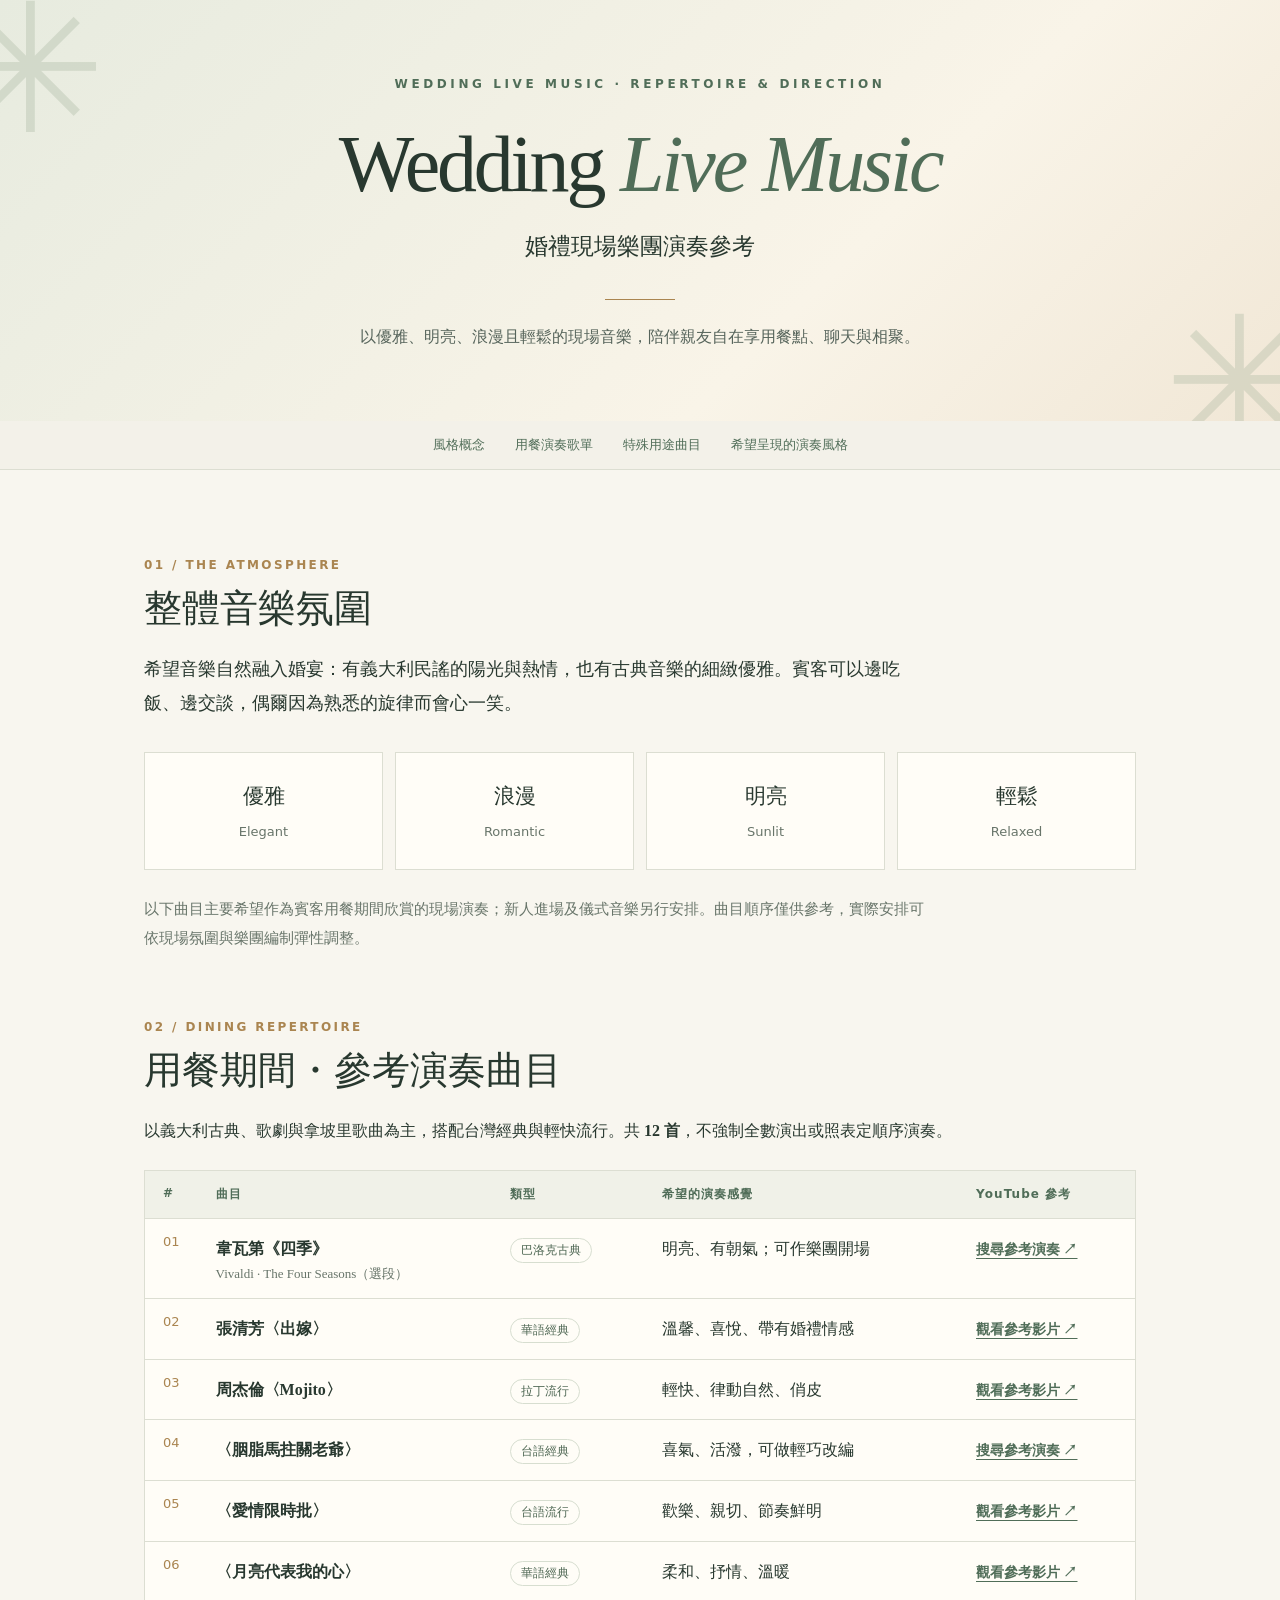
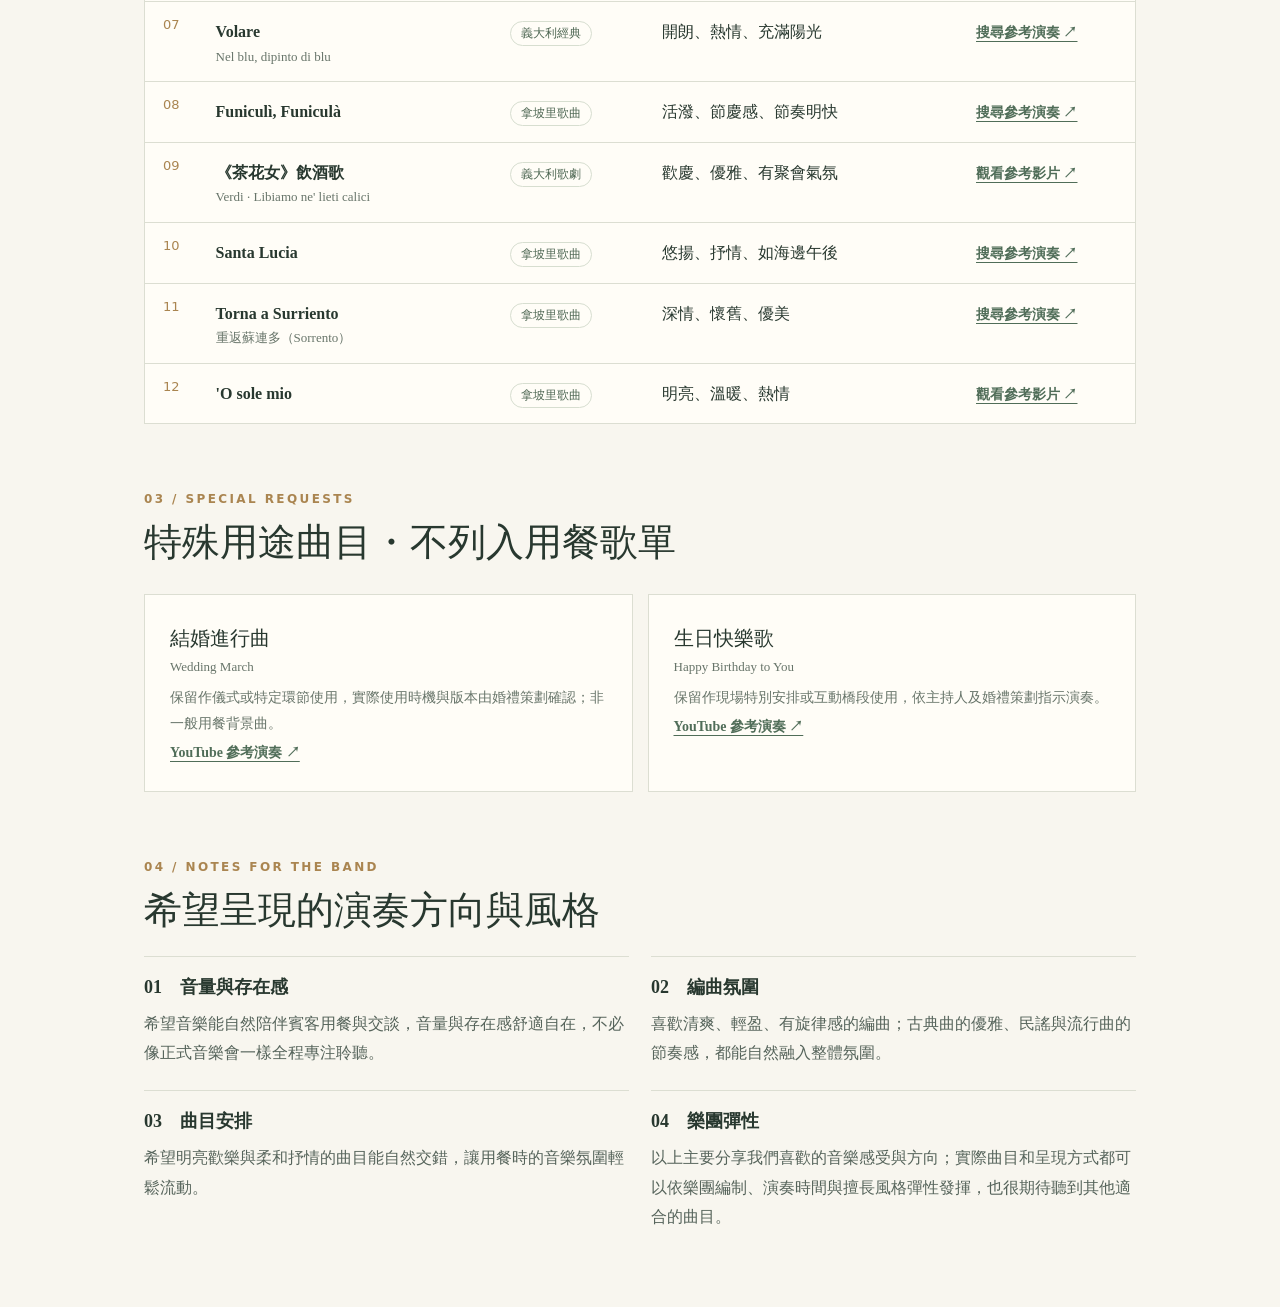
<file: index.html>
<!DOCTYPE html>

<html lang="zh-Hant">
<head>
<meta charset="utf-8"/><meta content="width=device-width,initial-scale=1" name="viewport"/>
<meta content="婚禮用餐期間現場樂團演奏風格與參考曲目。" name="description"/>
<title>婚禮現場演奏參考｜Wedding Live Music</title>
<link rel="stylesheet" href="styles.css"/>
</head>
<body>
<header class="hero"><div class="eyebrow">Wedding live music · repertoire &amp; direction</div><h1>Wedding <em>Live Music</em></h1><p class="subtitle">婚禮現場樂團演奏參考</p><span class="rule"></span><p class="lead">以優雅、明亮、浪漫且輕鬆的現場音樂，陪伴親友自在享用餐點、聊天與相聚。</p></header>
<nav aria-label="頁面導覽"><a href="#vision">風格概念</a><a href="#repertoire">用餐演奏歌單</a><a href="#special">特殊用途曲目</a><a href="#brief">希望呈現的演奏風格</a></nav>
<main>
<section id="vision"><div class="section-no">01 / THE ATMOSPHERE</div><h2>整體音樂氛圍</h2><p class="intro">希望音樂自然融入婚宴：有義大利民謠的陽光與熱情，也有古典音樂的細緻優雅。賓客可以邊吃飯、邊交談，偶爾因為熟悉的旋律而會心一笑。</p><div class="mood"><article><strong>優雅</strong><span>Elegant</span></article><article><strong>浪漫</strong><span>Romantic</span></article><article><strong>明亮</strong><span>Sunlit</span></article><article><strong>輕鬆</strong><span>Relaxed</span></article></div><p class="performance-context">以下曲目主要希望作為賓客用餐期間欣賞的現場演奏；新人進場及儀式音樂另行安排。曲目順序僅供參考，實際安排可依現場氛圍與樂團編制彈性調整。</p></section>
<section id="repertoire"><div class="section-no">02 / DINING REPERTOIRE</div><h2>用餐期間・參考演奏曲目</h2><p>以義大利古典、歌劇與拿坡里歌曲為主，搭配台灣經典與輕快流行。共 <strong>12 首</strong>，不強制全數演出或照表定順序演奏。</p><div class="table-wrap"><table><thead><tr><th>#</th><th>曲目</th><th>類型</th><th>希望的演奏感覺</th><th>YouTube 參考</th></tr></thead><tbody>
<tr><td>01</td><td><span class="song">韋瓦第《四季》</span><span class="latin">Vivaldi · The Four Seasons（選段）</span></td><td><span class="tag">巴洛克古典</span></td><td>明亮、有朝氣；可作樂團開場</td><td><a class="video-link" href="https://www.youtube.com/results?search_query=Vivaldi%20The%20Four%20Seasons%20Spring%20violin%20performance" rel="noopener noreferrer" target="_blank">搜尋參考演奏 ↗</a></td></tr>
<tr><td>02</td><td><span class="song">張清芳〈出嫁〉</span></td><td><span class="tag">華語經典</span></td><td>溫馨、喜悅、帶有婚禮情感</td><td><a class="video-link" href="https://www.youtube.com/watch?v=y2hz93m0xN0" rel="noopener noreferrer" target="_blank">觀看參考影片 ↗</a></td></tr>
<tr><td>03</td><td><span class="song">周杰倫〈Mojito〉</span></td><td><span class="tag">拉丁流行</span></td><td>輕快、律動自然、俏皮</td><td><a class="video-link" href="https://www.youtube.com/watch?v=-biOGdYiF-I" rel="noopener noreferrer" target="_blank">觀看參考影片 ↗</a></td></tr>
<tr><td>04</td><td><span class="song">〈胭脂馬拄關老爺〉</span></td><td><span class="tag">台語經典</span></td><td>喜氣、活潑，可做輕巧改編</td><td><a class="video-link" href="https://www.youtube.com/results?search_query=%E8%83%AD%E8%84%82%E9%A6%AC%E6%8B%84%E9%97%9C%E8%80%81%E7%88%BA%20%E6%AD%8C%E6%9B%B2" rel="noopener noreferrer" target="_blank">搜尋參考演奏 ↗</a></td></tr>
<tr><td>05</td><td><span class="song">〈愛情限時批〉</span></td><td><span class="tag">台語流行</span></td><td>歡樂、親切、節奏鮮明</td><td><a class="video-link" href="https://www.youtube.com/watch?v=KHQCv54Az0c" rel="noopener noreferrer" target="_blank">觀看參考影片 ↗</a></td></tr>
<tr><td>06</td><td><span class="song">〈月亮代表我的心〉</span></td><td><span class="tag">華語經典</span></td><td>柔和、抒情、溫暖</td><td><a class="video-link" href="https://www.youtube.com/watch?v=yey9j9I6rlI" rel="noopener noreferrer" target="_blank">觀看參考影片 ↗</a></td></tr>
<tr><td>07</td><td><span class="song">Volare</span><span class="latin">Nel blu, dipinto di blu</span></td><td><span class="tag">義大利經典</span></td><td>開朗、熱情、充滿陽光</td><td><a class="video-link" href="https://www.youtube.com/results?search_query=Domenico%20Modugno%20Volare%20Nel%20blu%20dipinto%20di%20blu" rel="noopener noreferrer" target="_blank">搜尋參考演奏 ↗</a></td></tr>
<tr><td>08</td><td><span class="song">Funiculì, Funiculà</span></td><td><span class="tag">拿坡里歌曲</span></td><td>活潑、節慶感、節奏明快</td><td><a class="video-link" href="https://www.youtube.com/results?search_query=Luciano%20Pavarotti%20Funiculi%20Funicula" rel="noopener noreferrer" target="_blank">搜尋參考演奏 ↗</a></td></tr>
<tr><td>09</td><td><span class="song">《茶花女》飲酒歌</span><span class="latin">Verdi · Libiamo ne' lieti calici</span></td><td><span class="tag">義大利歌劇</span></td><td>歡慶、優雅、有聚會氣氛</td><td><a class="video-link" href="https://www.youtube.com/watch?v=afhAqMeeQJk" rel="noopener noreferrer" target="_blank">觀看參考影片 ↗</a></td></tr>
<tr><td>10</td><td><span class="song">Santa Lucia</span></td><td><span class="tag">拿坡里歌曲</span></td><td>悠揚、抒情、如海邊午後</td><td><a class="video-link" href="https://www.youtube.com/results?search_query=Luciano%20Pavarotti%20Santa%20Lucia" rel="noopener noreferrer" target="_blank">搜尋參考演奏 ↗</a></td></tr>
<tr><td>11</td><td><span class="song">Torna a Surriento</span><span class="latin">重返蘇連多（Sorrento）</span></td><td><span class="tag">拿坡里歌曲</span></td><td>深情、懷舊、優美</td><td><a class="video-link" href="https://www.youtube.com/results?search_query=Luciano%20Pavarotti%20Torna%20a%20Surriento" rel="noopener noreferrer" target="_blank">搜尋參考演奏 ↗</a></td></tr>
<tr><td>12</td><td><span class="song">'O sole mio</span></td><td><span class="tag">拿坡里歌曲</span></td><td>明亮、溫暖、熱情</td><td><a class="video-link" href="https://www.youtube.com/watch?v=5a0juQ0aeGI" rel="noopener noreferrer" target="_blank">觀看參考影片 ↗</a></td></tr>
</tbody></table></div></section>
<section id="special"><div class="section-no">03 / SPECIAL REQUESTS</div><h2>特殊用途曲目・不列入用餐歌單</h2><div class="special"><article><h3>結婚進行曲 <span class="latin">Wedding March</span></h3><p>保留作儀式或特定環節使用，實際使用時機與版本由婚禮策劃確認；非一般用餐背景曲。</p><a class="video-link" href="https://www.youtube.com/results?search_query=Mendelssohn%20Wedding%20March%20orchestral" rel="noopener noreferrer" target="_blank">YouTube 參考演奏 ↗</a></article><article><h3>生日快樂歌 <span class="latin">Happy Birthday to You</span></h3><p>保留作現場特別安排或互動橋段使用，依主持人及婚禮策劃指示演奏。</p><a class="video-link" href="https://www.youtube.com/results?search_query=Happy%20Birthday%20to%20You%20traditional%20song" rel="noopener noreferrer" target="_blank">YouTube 參考演奏 ↗</a></article></div></section>
<section id="brief"><div class="section-no">04 / NOTES FOR THE BAND</div><h2>希望呈現的演奏方向與風格</h2><div class="points"><article><h3>01　音量與存在感</h3><p>希望音樂能自然陪伴賓客用餐與交談，音量與存在感舒適自在，不必像正式音樂會一樣全程專注聆聽。</p></article><article><h3>02　編曲氛圍</h3><p>喜歡清爽、輕盈、有旋律感的編曲；古典曲的優雅、民謠與流行曲的節奏感，都能自然融入整體氛圍。</p></article><article><h3>03　曲目安排</h3><p>希望明亮歡樂與柔和抒情的曲目能自然交錯，讓用餐時的音樂氛圍輕鬆流動。</p></article><article><h3>04　樂團彈性</h3><p>以上主要分享我們喜歡的音樂感受與方向；實際曲目和呈現方式都可以依樂團編制、演奏時間與擅長風格彈性發揮，也很期待聽到其他適合的曲目。</p></article></div></section>
</main>
</body></html>
</file>
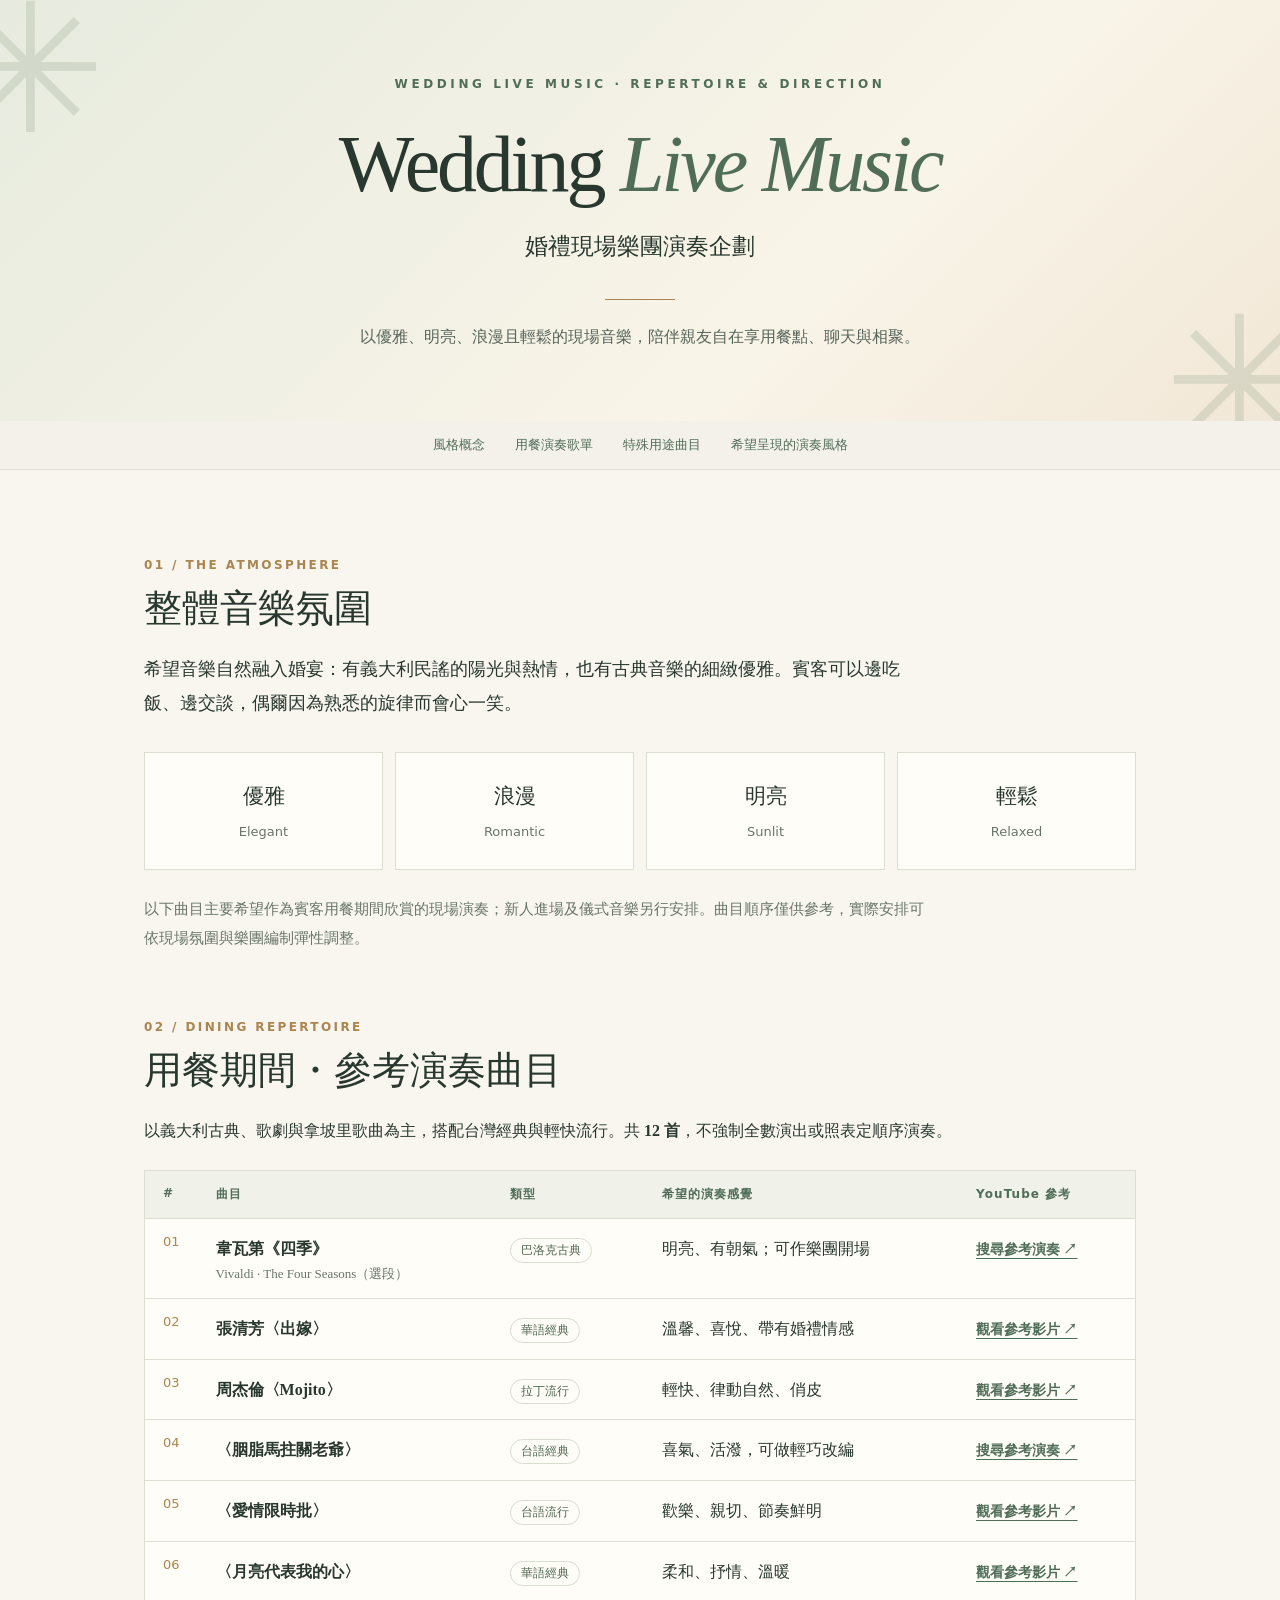
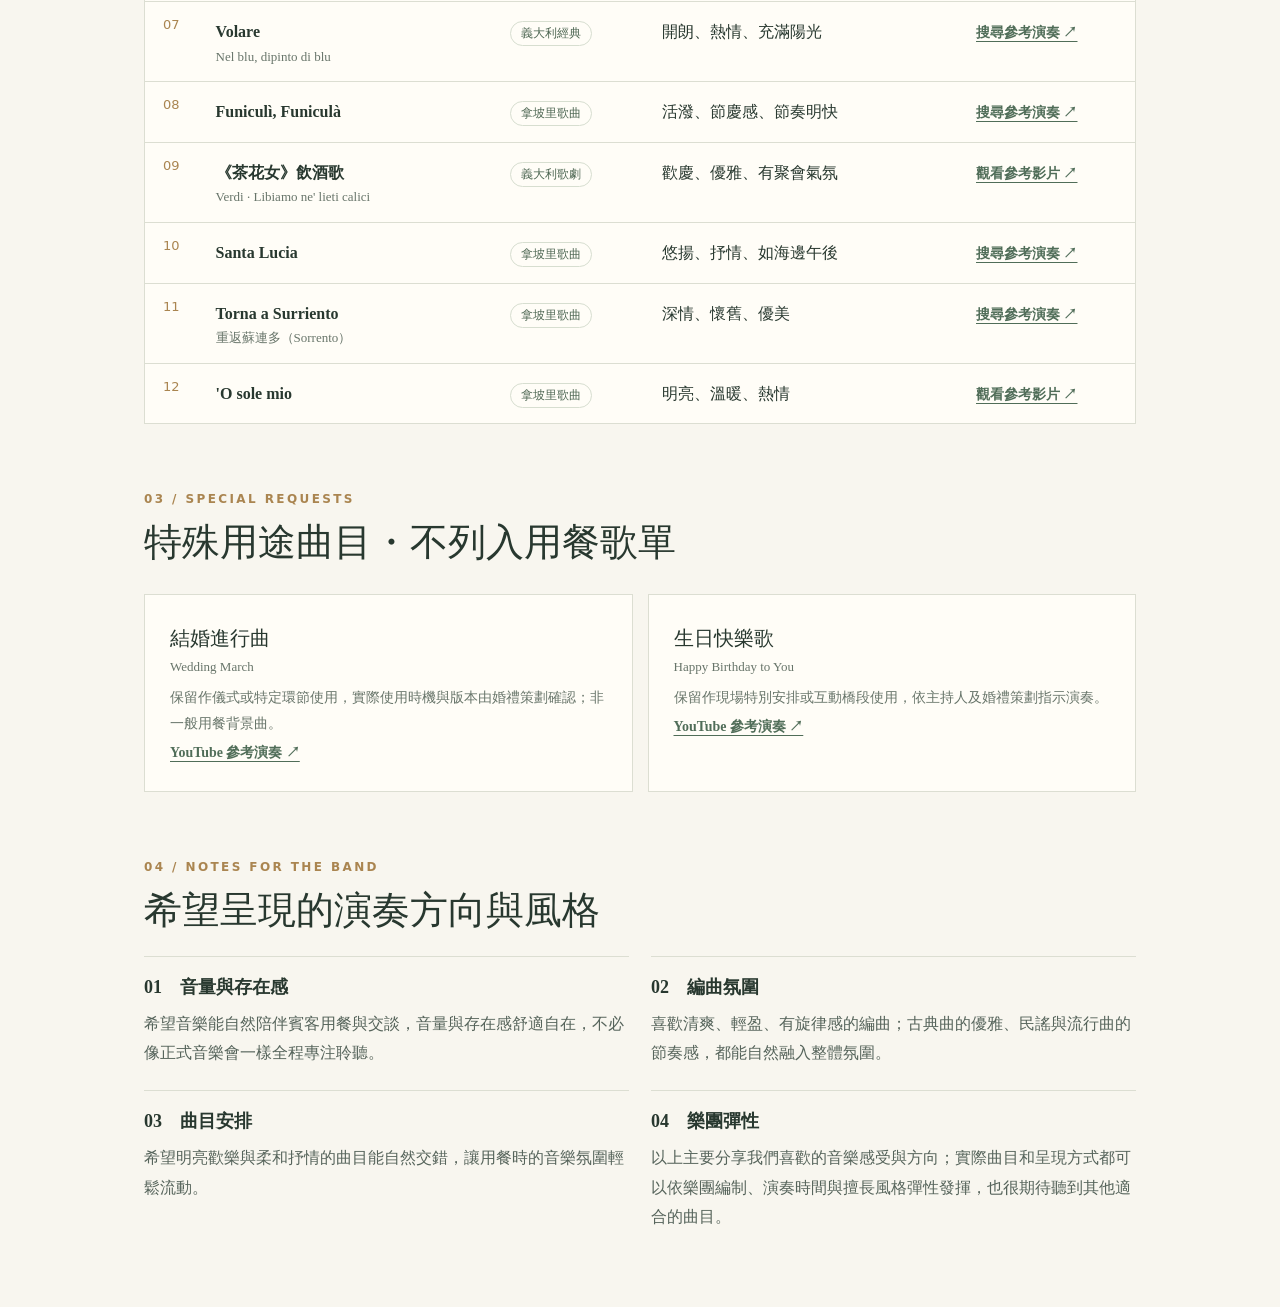
<file: main.html>
<!DOCTYPE html>

<html lang="zh-Hant">
<head>
<meta charset="utf-8"/><meta content="width=device-width,initial-scale=1" name="viewport"/>
<meta content="婚禮用餐期間現場樂團演奏風格與參考曲目。" name="description"/>
<title>婚禮現場演奏企劃｜Wedding Live Music</title>
<link rel="stylesheet" href="styles.css"/>
</head>
<body>
<header class="hero"><div class="eyebrow">Wedding live music · repertoire &amp; direction</div><h1>Wedding <em>Live Music</em></h1><p class="subtitle">婚禮現場樂團演奏企劃</p><span class="rule"></span><p class="lead">以優雅、明亮、浪漫且輕鬆的現場音樂，陪伴親友自在享用餐點、聊天與相聚。</p></header>
<nav aria-label="頁面導覽"><a href="#vision">風格概念</a><a href="#repertoire">用餐演奏歌單</a><a href="#special">特殊用途曲目</a><a href="#brief">希望呈現的演奏風格</a></nav>
<main>
<section id="vision"><div class="section-no">01 / THE ATMOSPHERE</div><h2>整體音樂氛圍</h2><p class="intro">希望音樂自然融入婚宴：有義大利民謠的陽光與熱情，也有古典音樂的細緻優雅。賓客可以邊吃飯、邊交談，偶爾因為熟悉的旋律而會心一笑。</p><div class="mood"><article><strong>優雅</strong><span>Elegant</span></article><article><strong>浪漫</strong><span>Romantic</span></article><article><strong>明亮</strong><span>Sunlit</span></article><article><strong>輕鬆</strong><span>Relaxed</span></article></div><p class="performance-context">以下曲目主要希望作為賓客用餐期間欣賞的現場演奏；新人進場及儀式音樂另行安排。曲目順序僅供參考，實際安排可依現場氛圍與樂團編制彈性調整。</p></section>
<section id="repertoire"><div class="section-no">02 / DINING REPERTOIRE</div><h2>用餐期間・參考演奏曲目</h2><p>以義大利古典、歌劇與拿坡里歌曲為主，搭配台灣經典與輕快流行。共 <strong>12 首</strong>，不強制全數演出或照表定順序演奏。</p><div class="table-wrap"><table><thead><tr><th>#</th><th>曲目</th><th>類型</th><th>希望的演奏感覺</th><th>YouTube 參考</th></tr></thead><tbody>
<tr><td>01</td><td><span class="song">韋瓦第《四季》</span><span class="latin">Vivaldi · The Four Seasons（選段）</span></td><td><span class="tag">巴洛克古典</span></td><td>明亮、有朝氣；可作樂團開場</td><td><a class="video-link" href="https://www.youtube.com/results?search_query=Vivaldi%20The%20Four%20Seasons%20Spring%20violin%20performance" rel="noopener noreferrer" target="_blank">搜尋參考演奏 ↗</a></td></tr>
<tr><td>02</td><td><span class="song">張清芳〈出嫁〉</span></td><td><span class="tag">華語經典</span></td><td>溫馨、喜悅、帶有婚禮情感</td><td><a class="video-link" href="https://www.youtube.com/watch?v=y2hz93m0xN0" rel="noopener noreferrer" target="_blank">觀看參考影片 ↗</a></td></tr>
<tr><td>03</td><td><span class="song">周杰倫〈Mojito〉</span></td><td><span class="tag">拉丁流行</span></td><td>輕快、律動自然、俏皮</td><td><a class="video-link" href="https://www.youtube.com/watch?v=-biOGdYiF-I" rel="noopener noreferrer" target="_blank">觀看參考影片 ↗</a></td></tr>
<tr><td>04</td><td><span class="song">〈胭脂馬拄關老爺〉</span></td><td><span class="tag">台語經典</span></td><td>喜氣、活潑，可做輕巧改編</td><td><a class="video-link" href="https://www.youtube.com/results?search_query=%E8%83%AD%E8%84%82%E9%A6%AC%E6%8B%84%E9%97%9C%E8%80%81%E7%88%BA%20%E6%AD%8C%E6%9B%B2" rel="noopener noreferrer" target="_blank">搜尋參考演奏 ↗</a></td></tr>
<tr><td>05</td><td><span class="song">〈愛情限時批〉</span></td><td><span class="tag">台語流行</span></td><td>歡樂、親切、節奏鮮明</td><td><a class="video-link" href="https://www.youtube.com/watch?v=KHQCv54Az0c" rel="noopener noreferrer" target="_blank">觀看參考影片 ↗</a></td></tr>
<tr><td>06</td><td><span class="song">〈月亮代表我的心〉</span></td><td><span class="tag">華語經典</span></td><td>柔和、抒情、溫暖</td><td><a class="video-link" href="https://www.youtube.com/watch?v=yey9j9I6rlI" rel="noopener noreferrer" target="_blank">觀看參考影片 ↗</a></td></tr>
<tr><td>07</td><td><span class="song">Volare</span><span class="latin">Nel blu, dipinto di blu</span></td><td><span class="tag">義大利經典</span></td><td>開朗、熱情、充滿陽光</td><td><a class="video-link" href="https://www.youtube.com/results?search_query=Domenico%20Modugno%20Volare%20Nel%20blu%20dipinto%20di%20blu" rel="noopener noreferrer" target="_blank">搜尋參考演奏 ↗</a></td></tr>
<tr><td>08</td><td><span class="song">Funiculì, Funiculà</span></td><td><span class="tag">拿坡里歌曲</span></td><td>活潑、節慶感、節奏明快</td><td><a class="video-link" href="https://www.youtube.com/results?search_query=Luciano%20Pavarotti%20Funiculi%20Funicula" rel="noopener noreferrer" target="_blank">搜尋參考演奏 ↗</a></td></tr>
<tr><td>09</td><td><span class="song">《茶花女》飲酒歌</span><span class="latin">Verdi · Libiamo ne' lieti calici</span></td><td><span class="tag">義大利歌劇</span></td><td>歡慶、優雅、有聚會氣氛</td><td><a class="video-link" href="https://www.youtube.com/watch?v=afhAqMeeQJk" rel="noopener noreferrer" target="_blank">觀看參考影片 ↗</a></td></tr>
<tr><td>10</td><td><span class="song">Santa Lucia</span></td><td><span class="tag">拿坡里歌曲</span></td><td>悠揚、抒情、如海邊午後</td><td><a class="video-link" href="https://www.youtube.com/results?search_query=Luciano%20Pavarotti%20Santa%20Lucia" rel="noopener noreferrer" target="_blank">搜尋參考演奏 ↗</a></td></tr>
<tr><td>11</td><td><span class="song">Torna a Surriento</span><span class="latin">重返蘇連多（Sorrento）</span></td><td><span class="tag">拿坡里歌曲</span></td><td>深情、懷舊、優美</td><td><a class="video-link" href="https://www.youtube.com/results?search_query=Luciano%20Pavarotti%20Torna%20a%20Surriento" rel="noopener noreferrer" target="_blank">搜尋參考演奏 ↗</a></td></tr>
<tr><td>12</td><td><span class="song">'O sole mio</span></td><td><span class="tag">拿坡里歌曲</span></td><td>明亮、溫暖、熱情</td><td><a class="video-link" href="https://www.youtube.com/watch?v=5a0juQ0aeGI" rel="noopener noreferrer" target="_blank">觀看參考影片 ↗</a></td></tr>
</tbody></table></div></section>
<section id="special"><div class="section-no">03 / SPECIAL REQUESTS</div><h2>特殊用途曲目・不列入用餐歌單</h2><div class="special"><article><h3>結婚進行曲 <span class="latin">Wedding March</span></h3><p>保留作儀式或特定環節使用，實際使用時機與版本由婚禮策劃確認；非一般用餐背景曲。</p><a class="video-link" href="https://www.youtube.com/results?search_query=Mendelssohn%20Wedding%20March%20orchestral" rel="noopener noreferrer" target="_blank">YouTube 參考演奏 ↗</a></article><article><h3>生日快樂歌 <span class="latin">Happy Birthday to You</span></h3><p>保留作現場特別安排或互動橋段使用，依主持人及婚禮策劃指示演奏。</p><a class="video-link" href="https://www.youtube.com/results?search_query=Happy%20Birthday%20to%20You%20traditional%20song" rel="noopener noreferrer" target="_blank">YouTube 參考演奏 ↗</a></article></div></section>
<section id="brief"><div class="section-no">04 / NOTES FOR THE BAND</div><h2>希望呈現的演奏方向與風格</h2><div class="points"><article><h3>01　音量與存在感</h3><p>希望音樂能自然陪伴賓客用餐與交談，音量與存在感舒適自在，不必像正式音樂會一樣全程專注聆聽。</p></article><article><h3>02　編曲氛圍</h3><p>喜歡清爽、輕盈、有旋律感的編曲；古典曲的優雅、民謠與流行曲的節奏感，都能自然融入整體氛圍。</p></article><article><h3>03　曲目安排</h3><p>希望明亮歡樂與柔和抒情的曲目能自然交錯，讓用餐時的音樂氛圍輕鬆流動。</p></article><article><h3>04　樂團彈性</h3><p>以上主要分享我們喜歡的音樂感受與方向；實際曲目和呈現方式都可以依樂團編制、演奏時間與擅長風格彈性發揮，也很期待聽到其他適合的曲目。</p></article></div></section>
</main>
</body></html>
</file>
<file: styles.css>
/* Wedding Live Music — styles */
:root{--ink:#28382f;--muted:#68756a;--paper:#f8f6ef;--cream:#fffdf7;--green:#506d58;--line:#dcded2;--gold:#aa8550}*{box-sizing:border-box}html{scroll-behavior:smooth}body{margin:0;background:var(--paper);color:var(--ink);font-family:ui-serif,'Noto Serif TC','Songti TC','PMingLiU',serif;line-height:1.85}a{color:inherit}.hero{background:linear-gradient(135deg,#e7ebdf,#f9f4e8 65%,#f1e7d6);padding:75px 24px 70px;text-align:center;position:relative;overflow:hidden}.hero:before,.hero:after{content:'✳';position:absolute;color:#a5b49d;opacity:.32;font-size:180px;top:-95px;left:-45px}.hero:after{left:auto;right:-35px;top:auto;bottom:-130px}.eyebrow{font:600 12px/1.5 system-ui,sans-serif;letter-spacing:.3em;text-transform:uppercase;color:var(--green)}h1{font-size:clamp(42px,8vw,80px);line-height:1.15;letter-spacing:-.04em;font-weight:500;margin:25px 0 16px}h1 em{font-weight:400;color:var(--green)}.subtitle{font-size:clamp(17px,2.5vw,23px);margin:0}.hero p.lead{max-width:650px;margin:22px auto 0;color:#56645b;font-size:16px}.hero .rule{display:block;margin:30px auto 0;width:70px;border-top:1px solid var(--gold)}nav{display:flex;justify-content:center;gap:30px;padding:15px;background:#f3f1e9;border-bottom:1px solid var(--line);font:500 13px system-ui,sans-serif;flex-wrap:wrap}nav a{text-decoration:none;color:var(--green)}main{max-width:1040px;margin:auto;padding:20px 24px 75px}section{padding-top:68px}.section-no{font:600 12px system-ui,sans-serif;color:var(--gold);letter-spacing:.2em}h2{font-weight:500;font-size:clamp(26px,4vw,38px);line-height:1.4;margin:10px 0 18px}.intro{font-size:18px;max-width:790px}.mood{display:grid;grid-template-columns:repeat(4,1fr);gap:12px;margin-top:32px}.mood article{border:1px solid var(--line);background:var(--cream);padding:24px 16px;text-align:center}.mood strong{display:block;font-size:21px;font-weight:500}.mood span{font:13px system-ui,sans-serif;color:var(--muted)}.note{background:#edf0e7;border-left:3px solid var(--green);padding:20px 24px;margin:28px 0;color:#3d5343}.small{font-size:14px;color:var(--muted)}.table-wrap{overflow-x:auto;background:var(--cream);border:1px solid var(--line);margin-top:25px}table{border-collapse:collapse;width:100%;min-width:600px}th,td{text-align:left;border-bottom:1px solid var(--line);padding:15px 18px;vertical-align:top}th{background:#f0f1e8;font:600 12px system-ui,sans-serif;letter-spacing:.09em;color:var(--green)}td:first-child{font:500 13px system-ui,sans-serif;color:var(--gold);width:50px}tr:last-child td{border-bottom:0}.song{font-weight:600}.latin{font-size:13px;color:var(--muted);display:block;line-height:1.5}.tag{display:inline-block;font:12px system-ui,sans-serif;border:1px solid #d7ded0;border-radius:30px;padding:3px 10px;color:#4d6652;white-space:nowrap}.special{display:grid;grid-template-columns:repeat(2,1fr);gap:15px;margin-top:25px}.special article{background:var(--cream);border:1px solid var(--line);padding:25px}.special h3{font-size:20px;font-weight:500;margin:0 0 8px}.special p{margin:0;color:var(--muted);font-size:14px}.points{display:grid;grid-template-columns:1fr 1fr;gap:22px}.points article{border-top:1px solid var(--line);padding-top:14px}.points h3{font-size:18px;margin:0 0 5px;font-weight:600}.points p{margin:0;color:#56645b}.footer{background:#e7ebdf;text-align:center;padding:32px 20px;color:var(--green);font:13px system-ui,sans-serif}.print-btn{background:var(--green);border:0;border-radius:4px;color:white;padding:11px 19px;font:500 13px system-ui,sans-serif;cursor:pointer;margin-top:24px}@media(max-width:650px){.mood{grid-template-columns:repeat(2,1fr)}.special,.points{grid-template-columns:1fr}.hero{padding:55px 18px}section{padding-top:48px}main{padding:10px 17px 55px}nav{gap:17px}}@media print{nav,.print-btn{display:none}.hero{padding:25px}main{padding:0 10px}section{padding-top:25px}.table-wrap{overflow:visible}table{min-width:0}body{font-size:12px}h1{font-size:40px}h2{font-size:23px}td,th{padding:7px}.mood article,.special article{padding:10px}}


.performance-context{max-width:790px;margin:25px 0 0;color:#68756a;font-size:15px;line-height:1.9}.video-link{display:inline-block;white-space:nowrap;color:#506d58;font-size:.87rem;font-weight:700;text-decoration:underline;text-underline-offset:4px}.video-link:hover{color:#aa8550}@media(max-width:700px){.table-wrap{overflow-x:auto}.table-wrap table{min-width:850px}}
</file>
